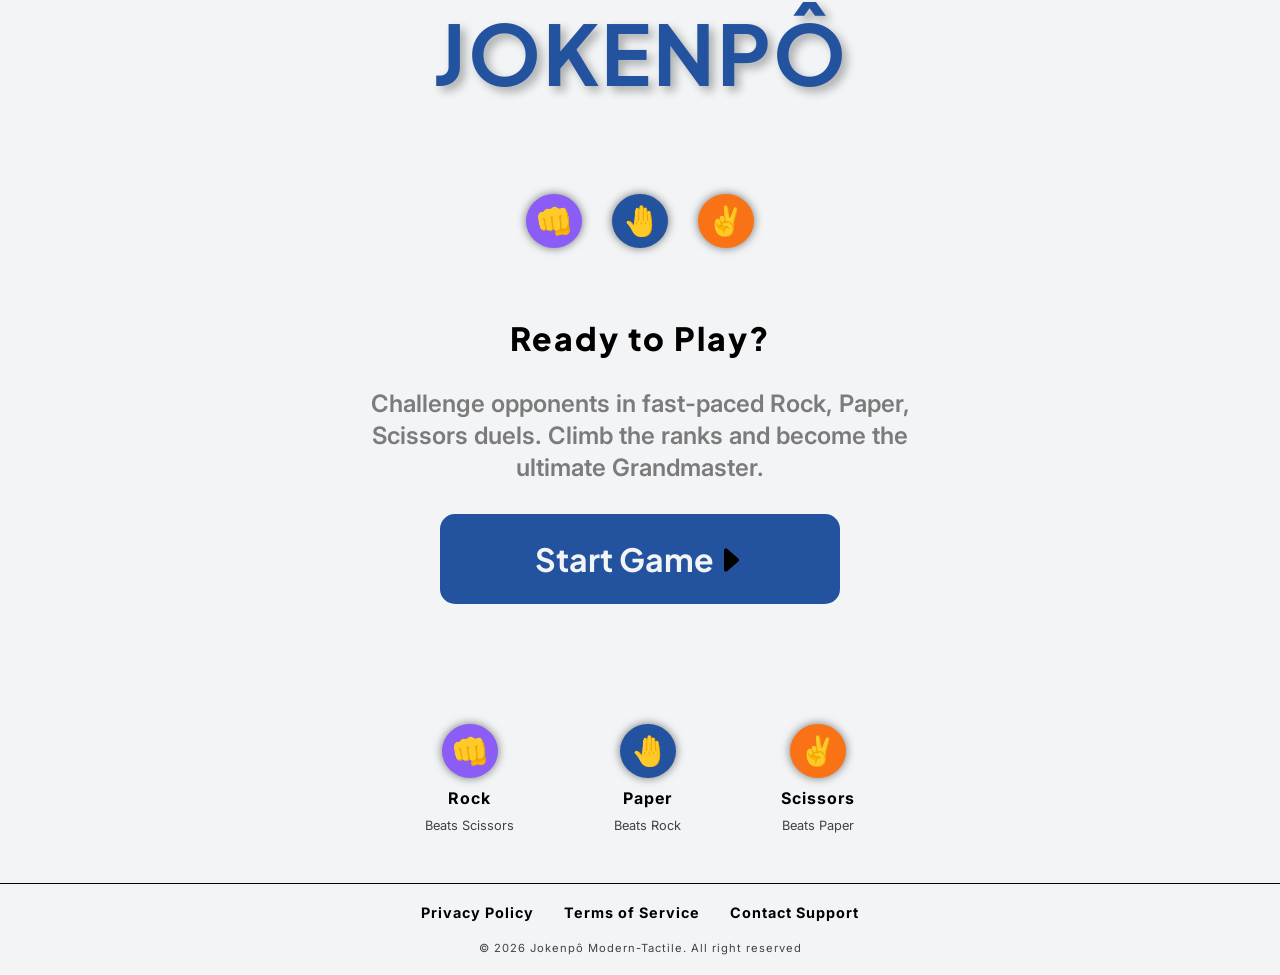
<file: index.html>
<!doctype html>

<html lang="pt-br">
  <head>
    
    <meta charset="UTF-8" />
    <meta name="viewport" content="width=device-width, initial-scale=1.0" />
    <link rel="stylesheet" href="src/css/style.css" />
    <link rel="preconnect" href="https://fonts.googleapis.com">
    <link rel="preconnect" href="https://fonts.gstatic.com" crossorigin>
    <link href="https://fonts.googleapis.com/css2?family=Inter:ital,opsz,wght@0,14..32,100..900;1,14..32,100..900&family=Plus+Jakarta+Sans:ital,wght@0,200..800;1,200..800&display=swap" rel="stylesheet">
    <link rel="stylesheet" href="https://cdn.jsdelivr.net/npm/bootstrap-icons@1.13.1/font/bootstrap-icons.min.css">
    <title>Jokenpô | L.A</title>
  
  </head>
  
  <body>
    <!-- cabeçalho -->
    <header id="header">
      
      <h1>Jokenpô</h1>
    
    </header>
    <!-- main content -->
    <main id="wrapper">
      <!-- seção de informações -->
      <section id="containerInfo">
        <!-- animação -->
        <div id="animetion">
         
          <span class="info-rock float">&#x1F44A</span>
          <span class="info-paper float">&#x1F91A</span>
          <span class="info-scissor float">&#x270C</span>
          
        </div>
        <!-- informações -->
        <div id="info">
          
          <h2>
            Ready to Play?
          </h2>
          
          <p>
            Challenge opponents in fast-paced Rock, Paper, <br> Scissors duels. Climb the ranks and become the <br> ultimate Grandmaster.
          </p>
          
          <button type="submit"><a href="src/paginas/game.html" target="_self"  rel="next">Start Game</a><i class="bi bi-caret-right-fill"></i></button>
        
        </div>

      </section>

      <!-- seção de descrição -->
      <section id="containerDescription">
        <!-- descrição das opções -->
        <div class="description">
          
          <span id="description-rock">&#x1F44A</span>
          <h3>Rock</h3>
          <p>Beats Scissors</p>
        
        </div>
        
        <div class="description">
          
          <span id="description-paper">&#x1F91A</span>
          <h3>Paper</h3>
          <p>Beats Rock</p>
        
        </div>

        <div class="description">
          
          <span id="description-scissors">&#x270C</span>
          <h3>Scissors</h3>
          <p>Beats Paper</p>
        
        </div>

      </section>
    
    </main>
    <!-- rodapé -->
    <footer id="footer">
      <!-- informações do rodapé -->
      <div id="footer-info">
        
        <a href="#">Privacy Policy</a>
        <a href="#">Terms of Service</a>
        <a href="#">Contact Support</a>
      
      </div>
      
      <p>&copy; 2026 Jokenpô Modern-Tactile. All right reserved</p>
    
    </footer>
  </body>
</html>
</file>
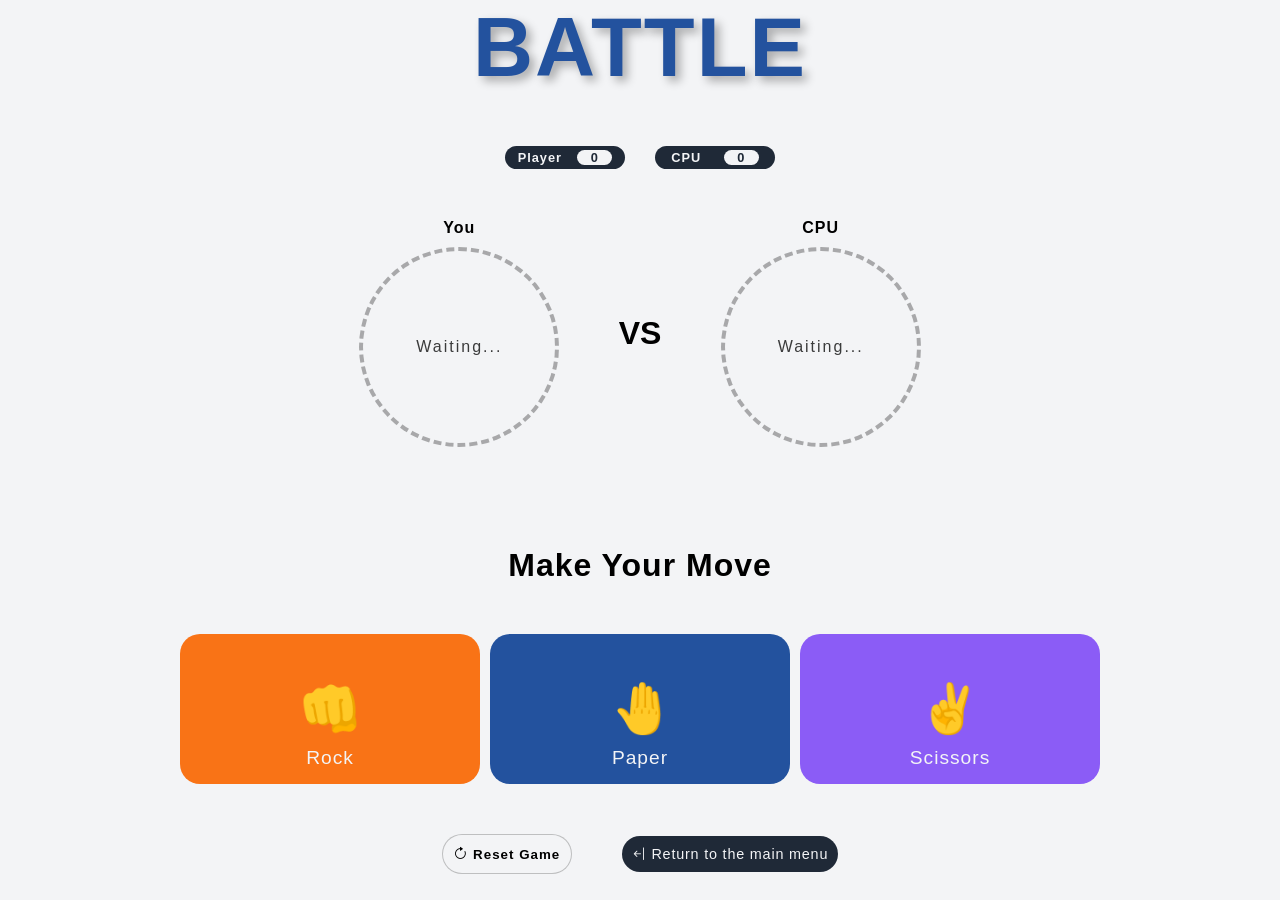
<file: src/paginas/game.html>
<!DOCTYPE html>
<html lang="pt-br">
<head>
    <meta charset="UTF-8">
    <meta name="viewport" content="width=device-width, initial-scale=1.0">
    <link rel="stylesheet" href="../css/game.css">
    <link rel="stylesheet" href="https://cdn.jsdelivr.net/npm/bootstrap-icons@1.13.1/font/bootstrap-icons.min.css">
    <title>Start Game</title>
</head>
<body>
    <!-- Cabeçalho -->
    <header id="header">
      
      <h1>Battle</h1>
    
    </header>
    <!-- Main Content -->
    <div id="main">
       <!-- Seção de Batalha -->
        <section id="sectionBattle">
            <!-- Caixa de exibição de resultados -->
            <div id="boxShowResult">
                <!-- Resultado do jogador -->
                <div class="gameResult player">
                    
                    <p>Player</p>
                    <span id="playerResult">0</span>
                
                </div>
                <!-- Resultado da CPU -->
                <div class="gameResult cpu">
                    
                    <p>CPU</p>
                    <span id="cpuResult">0</span>
                
                </div>
            
            </div>
            
            
            <!-- Área de exibição de escolhas -->
            <div id="boxShowSelection">
                <!-- Escolha do jogador -->
                <div class="showChoice">
                    
                    <h3>You</h3>
                    <div class="apply">
                        
                        <p id="playerChoice">Waiting...</p>
                    
                    </div>
                
                </div>
            
                <span>VS</span>
                <!-- Escolha da CPU -->
                <div class="showChoice">
                    
                    <h3>CPU</h3>
                    <div class="apply">
                        
                        <p id="cpuChoice">Waiting...</p>
                    
                    </div>
                
                </div>
           
            </div>
        
        </section>
        <!-- Seção de Seleção -->
        <section id="selectChoice">
            
            <h2>Make Your Move</h2>
            
            <!-- Caixa de seleção de escolhas -->
            <div id="boxSelectChoice">
                <!-- Escolha Pedra -->
                <div class="choice choiceRock">
                    
                    <button type="submit" id="rock" onclick="humanPlayer('rock')">&#x1F44A</button>
                    <p>Rock</p>
                
                </div>
                <!-- Escolha Papel -->
                <div class="choice choicePaper">
                    
                    <button type="submit" id="paper" onclick="humanPlayer('paper')">&#x1F91A</button>
                    <p>Paper</p>
                
                </div>
                <!-- Escolha Tesoura -->
                <div class="choice choiceScissors">
                    
                    <button type="submit" id="scissors" onclick="humanPlayer('scissors')">&#x270C</button>
                    <p>Scissors</p>
                
                </div>
            
            </div>

            <!-- Área de botões -->
            <div id="boxBtn">
                
                <!-- Botão de reset -->
                <button id="btnReset" type="submit"><i class="bi bi-arrow-clockwise"></i> Reset Game</button>
                <!-- Link para retornar ao menu principal -->
                <a href="../../index.html" target="_self" rel="prev"><i class="bi bi-arrow-bar-left"></i> Return to the main menu</a>
            
            </div>
        
        </section>

    </div>
    <script src="../js/script.js"></script>
</body>
</html>
</file>
<file: src/css/style.css>
/* reset */
* {
  margin: 0;
  padding: 0;
  box-sizing: border-box;
  -webkit-tap-highlight-color: transparent;
}

/* variáveis globais */
:root {
  --FontHeadline: "Plus Jakarta Sans", sans-serif;
  --fontBoby: "Inter", sans-serif;

  --colorPrimary: #23529e;
  --colorSecondary: #f97316;
  --colorTertiary: #8b5cf6;
  --colorNeutral: #f3f4f6;
}

/* estilos globais */
html,
body {
  width: 100vw;
  min-height: 100vh;
  background-color: var(--colorNeutral);
  overflow-x: hidden;
}

/* cabeçalho */
#header {
  width: 100%;
  min-height: 80px;
  display: flex;
  justify-content: center;
  align-items: center;
  font-size: 2.6rem;
  font-family: var(--FontHeadline);
  font-weight: 900;
  letter-spacing: 2px;
  text-transform: uppercase;
  text-shadow: 5px 5px 10px rgba(0, 0, 0, 0.301);
  color: var(--colorPrimary);

}

/* main content */
#wrapper {
  width: 100%;
  height: auto;
  display: flex;
  align-items: center;
  flex-direction: column;
}

/* seção de informações */
#containerInfo {
  width: calc(100% - 300px);
  height: auto;
  display: flex;
  flex-direction: column;
  align-items: center;
  padding: 70px 0px;
}

/* animação */
#animetion {
  padding: 20px;
  display: flex;
  gap: 30px;
}

/* flutuação */
.float {
  padding: 10px;
  border-radius: 50%;
  font-size: 1.8rem;
  box-shadow: 0px 0px 10px rgba(0, 0, 0, 0.541);
  animation: floats 1s ease-in-out infinite;
  transition-timing-function: cubic-bezier(1, 0, 0, 1);
}

.info-rock {
  background-color: var(--colorTertiary);
  animation-delay: 1s;
}

.info-paper {
  background-color: var(--colorPrimary);
  animation-delay: 1.2s;
}

.info-scissor {
  background-color: var(--colorSecondary);
  animation-delay: 1.4s;
}

/* animação de flutuação */
@keyframes floats {

  0%,
  100% {
    transform: translateY(0px);
    transition: 0s;
  }

  50% {
    transform: translateY(-10px);

  }
}

/* informações */
#info {
  width: 100%;
  display: flex;
  flex-direction: column;
  align-items: center;
  padding-top: 50px;
  gap: 30px;
}

#info h2 {
  font-size: 2rem;
  font-family: var(--FontHeadline);
  font-weight: 900;
  letter-spacing: 2px;
}

#info p {
  font-size: 1.5rem;
  font-weight: 600;
  font-family: var(--fontBoby);
  line-height: 2rem;
  text-align: center;
  color: rgba(0, 0, 0, 0.493);
}

#info button {
  width: 400px;
  height: 90px;
  border-radius: 15px;
  background-color: var(--colorPrimary);
  font-size: 2rem;
  font-family: var(--FontHeadline);
  font-weight: 700;
  border: none;
  cursor: pointer;
  transition: background-color .5s ease-in-out;
}

#info button:hover {
  background-color: #012d79;
}

#info button a {
  text-decoration: none;
  color: var(--colorNeutral);
}


/* seção de descrição */
#containerDescription {
  width: calc(100% - 300px);
  height: auto;
  justify-content: center;
  display: flex;
  gap: 100px;
  padding: 50px 0px;
}

/* descrição das opções */
.description {
  display: flex;
  flex-direction: column;
  align-items: center;
  gap: 10px;

}

.description span {
  padding: 10px;
  border-radius: 50%;
  font-size: 1.8rem;
  box-shadow: 0px 0px 10px rgba(0, 0, 0, 0.541);
}

#description-rock {
  background-color: var(--colorTertiary);
}

#description-paper {
  background-color: var(--colorPrimary);
}

#description-scissors {
  background-color: var(--colorSecondary);
}

.description h3 {
  font-family: var(--fontBoby);
  font-size: 1rem;
  letter-spacing: 1px;
  font-weight: 700;
}

.description p {
  font-family: var(--fontBoby);
  font-size: .8rem;
  color: rgba(0, 0, 0, 0.733);
}

/* rodapé */
#footer {
  width: 100%;
  height: auto;
  border-top: 1px solid black;
  display: flex;
  flex-direction: column;
  align-items: center;
  justify-content: space-evenly;
  gap: 20px;
  padding: 20px 10px;
}

#footer-info {
  display: flex;
  justify-content: center;
  align-items: center;
  flex-wrap: wrap;
  gap: 30px;
}

#footer-info a {
  color: #000;
  font-weight: 700;
  font-family: var(--fontBoby);
  letter-spacing: 1px;
  font-size: .9rem;
  position: relative;
  text-decoration: none;
}

#footer-info a::after {
  content: "";
  position: absolute;
  left: 0;
  bottom: -3px;
  width: 100%;
  height: 1px;
  background-color: #000;
  transform: scaleX(0);
  transition: transform .5s ease-in-out;
  transform-origin: center;
}

#footer-info a:hover::after {
  transform: scaleX(1);
}

#footer p {
  color: rgba(0, 0, 0, 0.733);
  font-family: var(--fontBoby);
  font-size: .7rem;
  letter-spacing: 1px;
}

/* responsivo tablet */
@media (min-width: 577px) and (max-width: 1024px) {
  #header {
    padding-top: 20px;
  }

  #containerInfo {
    width: 100%;
  }

  #footer {
    padding: 30px 10px;
  }

}

/* responsivo mobile */
@media (max-width: 576px) {
  #header {
    padding-top: 20px;
    font-size: 1.7rem;
    letter-spacing: 0px;
  }

  #containerInfo {
    width: 100%;
    padding: 40px 0px;
  }


  #info {
    gap: 30px;
  }

  #info h2 {
    font-size: 1.5rem;
  }

  #info p {
    font-size: .9rem;
    line-height: 1.5rem;
  }

  #info button {
    width: 300px;
    height: 70px;
    font-size: 1.5rem;
  }

  #containerDescription {
    width: 100%;
    gap: 40px;
  }
  #footer {
    padding: 30px 10px;
  }

  #footer-info {
    gap: 20px;
  }

}
</file>
<file: src/css/game.css>
/* reset */
* {
    margin: 0;
    padding: 0;
    box-sizing: border-box;
    -webkit-tap-highlight-color: transparent;
}

/* variáveis globais */
:root {
    --FontHeadline: "Plus Jakarta Sans", sans-serif;
    --fontBoby: "Inter", sans-serif;

    --colorPrimary: #23529e;
    --colorSecondary: #f97316;
    --colorTertiary: #8b5cf6;
    --colorNeutral1: #f3f4f6;
    --colorNeutral2: #1F2937;
}

/* estilos globais */
html,
body {
    width: 100vw;
    height: 100vh;
    background-color: var(--colorNeutral1);
    overflow-x: hidden;
}

/* cabeçalho */
#header {
    width: 100%;
    min-height: 80px;
    display: flex;
    justify-content: center;
    align-items: center;
    font-size: 2.6rem;
    font-family: var(--FontHeadline);
    font-weight: 900;
    letter-spacing: 2px;
    text-transform: uppercase;
    text-shadow: 5px 5px 10px rgba(0, 0, 0, 0.301);
    color: var(--colorPrimary);
}

/* main */
#main {
    width: 100%;
    display: flex;
    align-items: center;
    flex-direction: column;
    gap: 50px;
}

/* seção de batalha */
#sectionBattle {
    width: calc(100% - 500px);
    display: flex;
    flex-direction: column;
    align-items: center;
    padding: 50px 0px;
    gap: 50px;
}

/* caixa de exibição de resultados */
#boxShowResult {
    display: flex;
    gap: 30px;
}

/* resultados do jogo */
.gameResult {
    display: flex;
    justify-content: space-around;
    align-items: center;
    width: 120px;
    padding: 4px 5px;
    border-radius: 20px;
    background-color: var(--colorNeutral2);
    color: var(--colorNeutral1);
    letter-spacing: 1px;
    font-size: .8rem;
    font-family: var(--fontBoby);
    font-weight: 700;
}

/* resultados individuais */
.gameResult span {
    background-color: var(--colorNeutral1);
    color: var(--colorNeutral2);
    width: 35px;
    text-align: center;
    border-radius: 20px;
}

/* exibição das escolhas */
#boxShowSelection {
    display: flex;
    width: calc(100% - 100px);
    justify-content: space-evenly;
    align-items: center;
}

/* exibição das escolhas individuais */
#boxShowSelection span {
    font-size: 2rem;
    font-family: var(--fontBoby);
    font-weight: 700;
}

/* área de exibição de escolhas */
.showChoice {
    display: flex;
    flex-direction: column;
    align-items: center;
    gap: 10px;
    font-family: var(--fontBoby);
}

/* título da área de exibição de escolhas */
.showChoice h3 {
    color: rgb(0, 0, 0);
    letter-spacing: 1px;
    font-size: 1rem;
    font-weight: 700;
}

/* área de aplicação */
.apply {
    border: 4px dashed rgba(0, 0, 0, 0.308);
    width: 200px;
    height: 200px;
    display: flex;
    justify-content: center;
    align-items: center;
    border-radius: 50%;
    color: rgba(0, 0, 0, 0.76);
    font-size: 1rem;
    font-family: var(--fontBoby);
    letter-spacing: 2px;
}


/* área de seleção */
#selectChoice {
    width: calc(100% - 500px);
    display: flex;
    flex-direction: column;
    align-items: center;
    gap: 50px;
}

/* título da área de seleção */
#selectChoice h2 {
    font-family: var(--FontHeadline);
    font-weight: 700;
    letter-spacing: 1px;
    font-size: 2rem;
}

/* caixa de seleção de escolhas */
#boxSelectChoice {
    display: flex;
    gap: 10px;
}

/* botão de escolha */
.choice,
.choice button {
    width: 300px;
    height: 150px;
    display: flex;
    flex-direction: column;
    align-items: center;
    justify-content: center;
    background-color: transparent;
    gap: 5px;
    border-radius: 20px;
    border: none;
    font-size: 3rem;
    cursor: pointer;
    transition: background-color .5s ease;
    position: relative;
}

/* botão de escolha - pedra */
.choiceRock {
    background-color: var(--colorSecondary);
}

/* botão de escolha - papel */
.choicePaper {
    background-color: var(--colorPrimary);
}

/* botão de escolha - tesoura */
.choiceScissors {
    background-color: var(--colorTertiary);
}

/* texto dentro do botão de escolha */
.choice p {
    position: absolute;
    bottom: 15px;
    color: var(--colorNeutral1);
    font-size: 1.2rem;
    letter-spacing: 1px;
    font-family: var(--fontBoby);
}

/* efeito de hover nos botões de escolha */
.choiceRock:hover {
    background-color: #f97416d2;
}

.choicePaper:hover {
    background-color: #2e60afe3;
}

.choiceScissors:hover {
    background-color: #9368f8dc;
}

/* área de botões */
#boxBtn {
    display: flex;
    align-items: center;
    justify-content: center;
    gap: 50px;
    font-family: var(--fontBoby);
    flex-wrap: wrap;
}

/* botão de reset */
#btnReset {
    width: 130px;
    height: 40px;
    border: 1px solid rgba(0, 0, 0, 0.219);
    background-color: var(--colorNeutral1);
    color: #000;
    border-radius: 30px;
    cursor: pointer;
    font-weight: 600;
    transition: border .3s ease-in-out;
    letter-spacing: 1px;
}

#btnReset:hover {
    border: 1px solid black;
}

#btnReset i {
    font-size: .9rem;
}

/* link dentro da área de botões */
#boxBtn a {
    text-decoration: none;
    color: var(--colorNeutral1);
    border: none;
    padding: 10px;
    border-radius: 30px;
    background-color: var(--colorNeutral2);
    font-size: .9rem;
    letter-spacing: .8px;
}

#boxBtn a:hover {
    background: #1f2937f5;
}

/* responsivo tablet */
@media (min-width: 577px) and (max-width: 1024px) {
    #main {
        gap: 0px;
    }

    #sectionBattle {
        width: 100%;
    }

    #selectChoice {
        width: 100%;
        padding: 30px 20px;
    }

    #boxSelectChoice {
        width: 100%;
        justify-content: center;
        gap: 20px;
    }

    .choice,
    .choice button {
        width: 220px;
    }

}

/* responsivo mobile */
@media (max-width: 576px) {
    #main {
        gap: 0px;
    }

    #header {
        font-size: 1.7rem;
    }

    #sectionBattle {
        width: 100%;
        padding: 30px 0px;
        gap: 20px;
    }

    #boxShowResult {
        width: 100%;
        justify-content: space-around;
    }

    #boxShowSelection {
        width: 100%;
    }

    #boxShowSelection span {
        font-size: 1.5rem;
    }

    .apply {
        width: 150px;
        height: 150px;
        font-size: 1rem;
        letter-spacing: 2px;
    }

    #selectChoice {
        padding: 20px 10px;
        width: 100%;
        gap: 30px;
    }

    #selectChoice h2 {
        font-size: 1.5rem;

    }

    #boxSelectChoice {
        width: 100%;
        justify-content: space-between;
    }

    .choice,
    .choice button {
        width: 100px;
        height: 130px;
        font-size: 2rem;
    }

    .choice p {
        font-size: .8rem;
    }

    #boxBtn {
        gap: 20px;
    }
}
</file>
